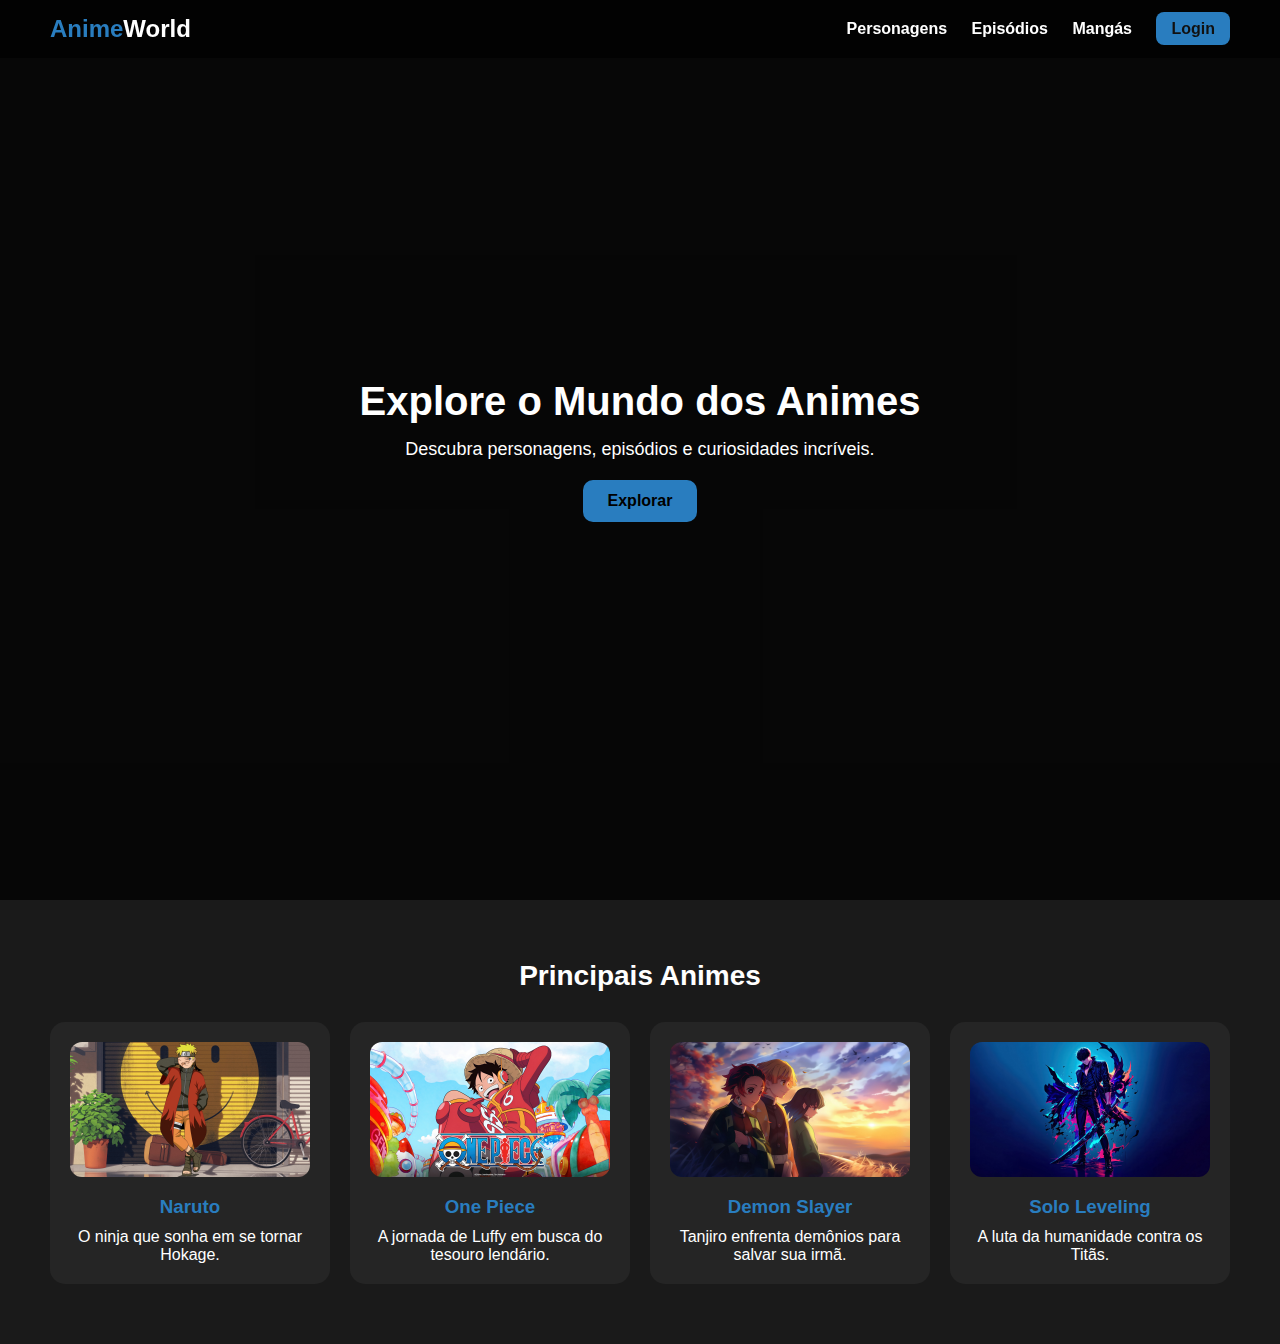
<file: index.html>
<!DOCTYPE html>
<html lang="pt-BR">
<head>
  <meta charset="UTF-8">
  <meta name="viewport" content="width=device-width, initial-scale=1.0">
  <title>Anime World</title>
  <link rel="stylesheet" href="style.css">
</head>
<body>

  <!-- ======= Navbar ======= -->
  <header class="navbar">
    <div class="logo">Anime<span>World</span></div>
    <nav>
      <a href="personagens.html">Personagens</a>
      <a href="#">Episódios</a>
      <a href="#">Mangás</a>
      <a href="#" class="btn">Login</a>
    </nav>
  </header>

  <!-- ======= Banner Principal ======= -->
  <section class="hero">
    <div class="overlay"></div>
    <div class="hero-content">
      <h1>Explore o Mundo dos Animes</h1>
      <p>Descubra personagens, episódios e curiosidades incríveis.</p>
      <button onclick="rolarParaHerois()"
      class="btn">Explorar</button>
    </div>
  </section>

  <!-- ======= Sessão Cards ======= -->
    <section id="herois">
        <section class="cards-section">
            <h2>Principais Animes</h2>
            <div class="cards">
            <div class="card">
                <img src="naruto-uzumaki-3840x2160-22818.jpg" alt="Naruto">
                <h3>Naruto</h3>
                <p>O ninja que sonha em se tornar Hokage.</p>
            </div>
            <div class="card">
                <img src="one-piece-monkey-d-3840x2160-16927.jpg" alt="One Piece">
                <h3>One Piece</h3>
                <p>A jornada de Luffy em busca do tesouro lendário.</p>
            </div>
            <div class="card">
                <img src="demon-slayer-3840x2160-17927.jpg" alt="Demon Slayer">
                <h3>Demon Slayer</h3>
                <p>Tanjiro enfrenta demônios para salvar sua irmã.</p>
            </div>
            <div class="card">
                <img src="sung-jinwoo-anime-3840x2160-22581.jpg" alt="Solo Leveling">
                <h3>Solo Leveling</h3>
                <p>A luta da humanidade contra os Titãs.</p>
            </div>
            </div>
        </section>
    </section> 
    
    <script>
        function rolarParaHerois(){
            document.getElementById("herois").scrollIntoView({behavior:"smooth"});
        }
    </script>
</body>
</html>
</file>
<file: style.css>
/* ===== Reset ===== */
* {
  margin: 0;
  padding: 0;
  box-sizing: border-box;
}

body {
  font-family: 'Arial', sans-serif;
  background: #111;
  color: #fff;
}

/* ===== Navbar ===== */
.navbar {
  display: flex;
  justify-content: space-between;
  align-items: center;
  padding: 15px 50px;
  position: fixed;
  top: 0;
  width: 100%;
  background: rgba(0,0,0,0.6);
  backdrop-filter: blur(6px);
  z-index: 100;
}

.navbar .logo {
  font-size: 24px;
  font-weight: bold;
  color: #297dbf;
}
.navbar .logo span { color: #fff; }

.navbar nav a {
  margin-left: 20px;
  color: #fff;
  text-decoration: none;
  font-weight: bold;
  transition: 0.3s;
}
.navbar nav a:hover {
  color: #297dbf;
}

.navbar .btn {
  background: #297dbf;
  padding: 8px 15px;
  border-radius: 8px;
  color: #111;
}

/* ===== Hero ===== */
.hero {
  height: 100vh;
  background: url("https://images.alphacoders.com/136/1363137.png") no-repeat center center/cover;
  position: relative;
  display: flex;
  align-items: center;
  justify-content: center;
  text-align: center;
}

.hero .overlay {
  position: absolute;
  top: 0; left: 0;
  width: 100%; height: 100%;
  background: rgba(0,0,0,0.6);
}

.hero-content {
  position: relative;
  z-index: 1;
  color: #fff;
  max-width: 600px;
}

.hero-content h1 {
  font-size: 40px;
  margin-bottom: 15px;
}

.hero-content p {
  font-size: 18px;
  margin-bottom: 20px;
}

.hero-content button {
  background: #297dbf;
  border: none;
  padding: 12px 25px;
  border-radius: 10px;
  cursor: pointer;
  font-size: 16px;
  font-weight: bold;
  transition: 0.3s;
}
.hero-content button:hover {
  background: #182d73;
  transform: scale(1.05);
}

/* ===== Cards ===== */
.cards-section {
  padding: 60px 50px;
  background: #1a1a1a;
  text-align: center;
}

.cards-section h2 {
  font-size: 28px;
  margin-bottom: 30px;
}

.cards {
  display: grid;
  grid-template-columns: repeat(auto-fit, minmax(220px, 1fr));
  gap: 20px;
}

.card {
  background: rgba(255,255,255,0.05);
  border-radius: 15px;
  padding: 20px;
  text-align: center;
  transition: 0.3s;
}
.card:hover {
  transform: translateY(-8px);
  background: rgba(255,255,255,0.1);
}

.card img {
  width: 100%;
  border-radius: 12px;
  margin-bottom: 15px;
}

.card h3 {
  color: #297dbf;
  margin-bottom: 10px;
}
</file>
